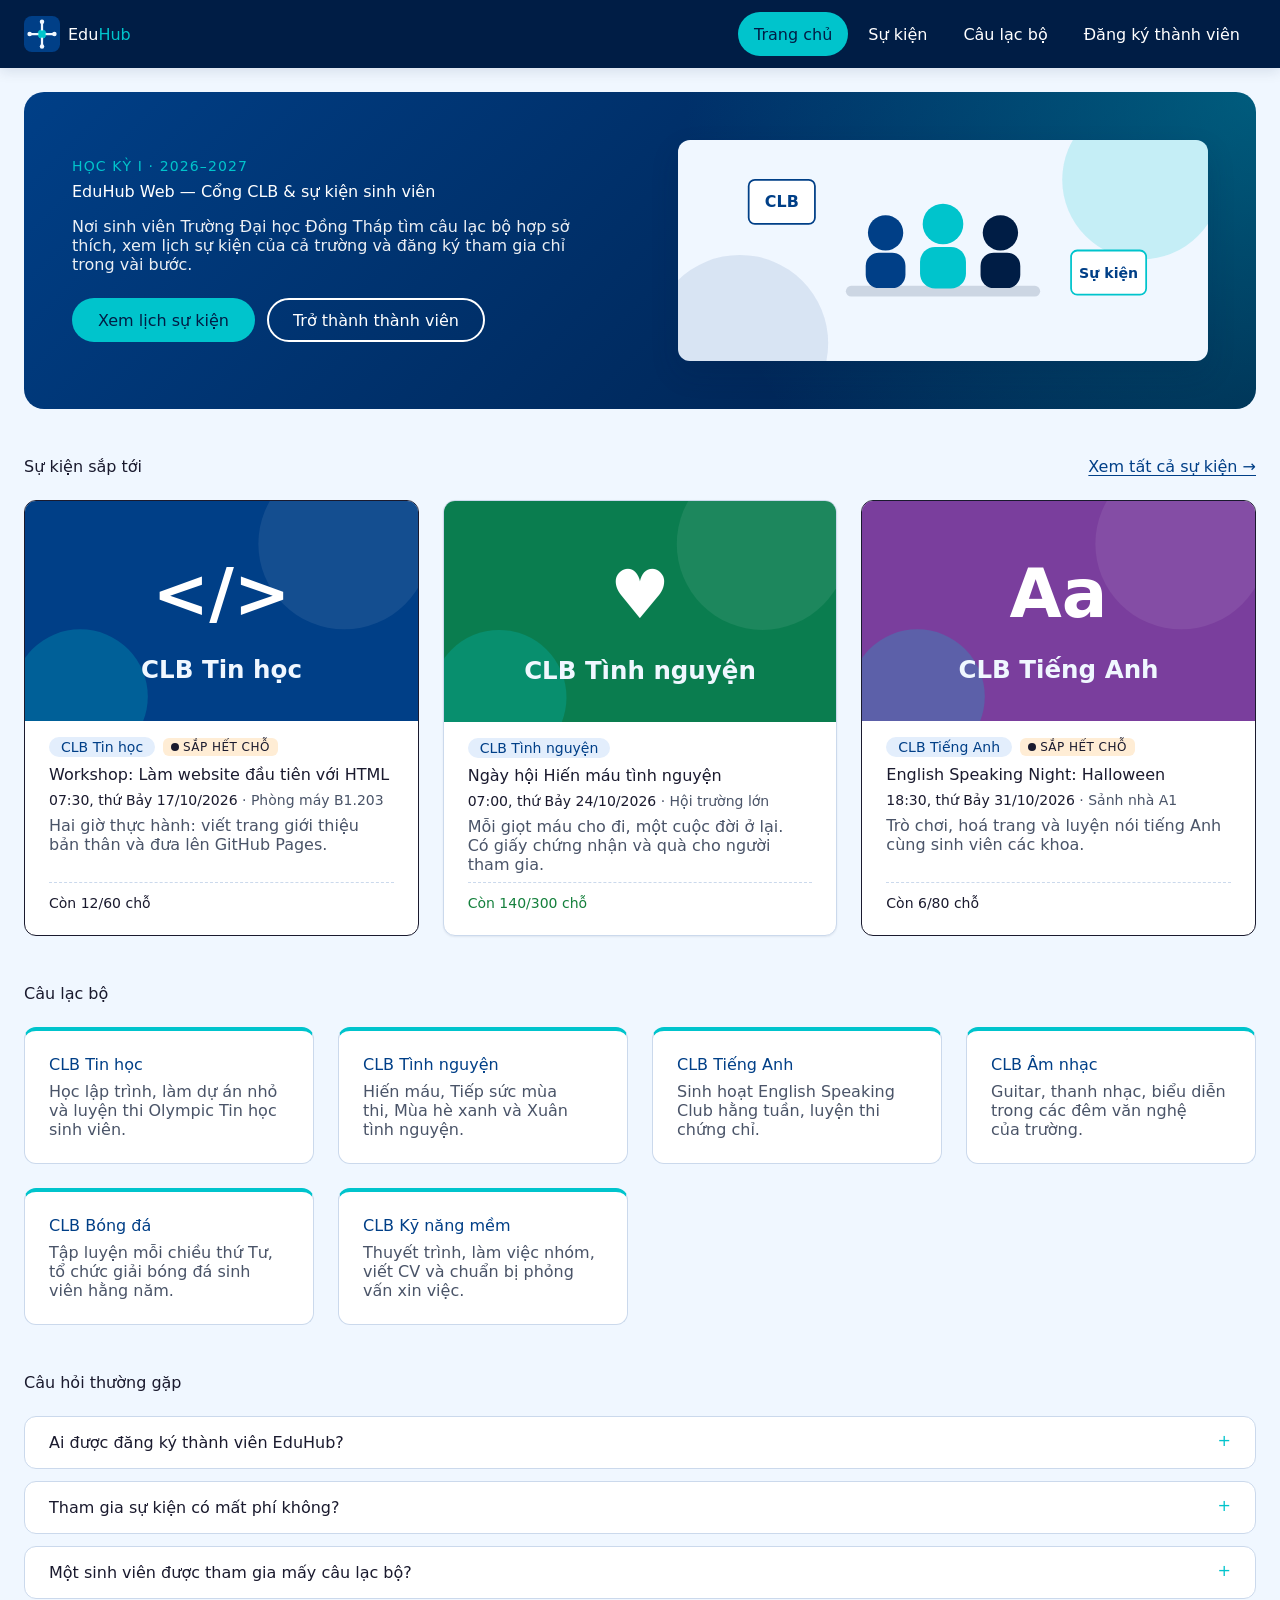
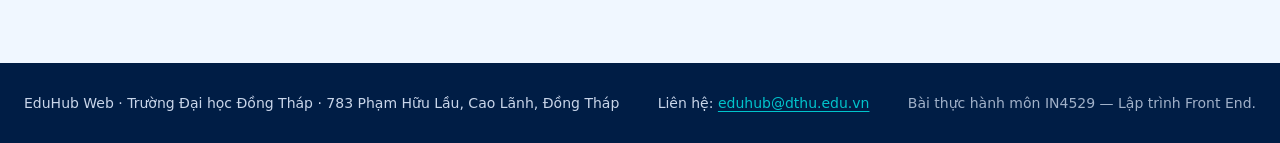
<file: Chuong-02/index.html>
<!DOCTYPE html>
<html lang="vi">
  <head>
    <meta charset="utf-8">
    <meta name="viewport" content="width=device-width, initial-scale=1">
    <title>EduHub Web — CLB &amp; sự kiện sinh viên ĐH Đồng Tháp</title>
    <meta name="description" content="Cổng thông tin câu lạc bộ và sự kiện dành cho sinh viên Trường Đại học Đồng Tháp: xem lịch sự kiện, tìm CLB phù hợp và đăng ký thành viên.">
    <!-- Open Graph: thay "ten-tai-khoan" bằng tên tài khoản GitHub sau khi bật GitHub Pages -->
    <meta property="og:type" content="website">
    <meta property="og:site_name" content="EduHub Web">
    <meta property="og:title" content="EduHub Web — CLB &amp; sự kiện sinh viên ĐH Đồng Tháp">
    <meta property="og:description" content="Xem lịch sự kiện, tìm câu lạc bộ phù hợp và đăng ký thành viên.">
    <meta property="og:url" content="https://ten-tai-khoan.github.io/eduhub-web/">
    <meta property="og:image" content="https://ten-tai-khoan.github.io/eduhub-web/assets/og-image.png">
    <meta property="og:locale" content="vi_VN">
    <meta name="theme-color" content="#001D45">
    <link rel="icon" href="assets/logo.svg" type="image/svg+xml">
    <!-- Ch02: một tệp CSS duy nhất, main.css tự @import các lớp còn lại -->
    <link rel="stylesheet" href="css/main.css">
  </head>
  <body>
    <a class="skip-link" href="#noi-dung">Bỏ qua, đến nội dung chính</a>

    <header class="site-header">
      <div class="container site-header__inner">
        <a class="brand" href="index.html">
          <img class="brand__logo" src="assets/logo.svg" alt="" width="48" height="48">
          <span class="brand__name">Edu<span>Hub</span></span>
        </a>
        <nav class="site-nav" aria-label="Điều hướng chính">
          <ul class="site-nav__list">
          <li><a class="site-nav__link" href="index.html" aria-current="page">Trang chủ</a></li>
          <li><a class="site-nav__link" href="events.html">Sự kiện</a></li>
          <li><a class="site-nav__link" href="index.html#cau-lac-bo">Câu lạc bộ</a></li>
          <li><a class="site-nav__link" href="register.html">Đăng ký thành viên</a></li>
          </ul>
        </nav>
      </div>
    </header>

    <main id="noi-dung">
      <section class="container hero" aria-labelledby="tieu-de-chinh">
        <div>
          <p class="hero__eyebrow">Học kỳ I · 2026–2027</p>
          <h1 id="tieu-de-chinh">EduHub Web — Cổng CLB &amp; sự kiện sinh viên</h1>
          <p class="hero__lead">
            Nơi sinh viên Trường Đại học Đồng Tháp tìm câu lạc bộ hợp sở thích,
            xem lịch sự kiện của cả trường và đăng ký tham gia chỉ trong vài bước.
          </p>
          <p class="btn-row">
            <a class="btn btn--accent" href="events.html">Xem lịch sự kiện</a>
            <a class="btn btn--ghost" href="register.html">Trở thành thành viên</a>
          </p>
        </div>
        <img class="hero__media" src="assets/hero.svg" alt="Minh hoạ ba sinh viên đứng cạnh bảng CLB và bảng Sự kiện" width="1200" height="500">
      </section>

      <section class="container section" aria-labelledby="su-kien-sap-toi">
        <div class="section__head">
          <h2 id="su-kien-sap-toi">Sự kiện sắp tới</h2>
          <a href="events.html">Xem tất cả sự kiện →</a>
        </div>
        <div class="card-grid">
        <article class="card event-card">
          <img class="card__media" src="assets/club-tin-hoc.svg" alt="Biểu tượng CLB Tin học" width="640" height="360" loading="lazy">
          <div class="card__body">
            <p class="card__meta"><span class="tag">CLB Tin học</span> <span class="badge badge--hot">Sắp hết chỗ</span></p>
            <h3 class="card__title"><a href="event-detail.html">Workshop: Làm website đầu tiên với HTML</a></h3>
            <p class="event-card__info"><time datetime="2026-10-17T07:30+07:00">07:30, thứ Bảy 17/10/2026</time> · Phòng máy B1.203</p>
            <p class="card__text">Hai giờ thực hành: viết trang giới thiệu bản thân và đưa lên GitHub Pages.</p>
            <p class="event-card__seats">Còn 12/60 chỗ</p>
          </div>
        </article>

        <article class="card event-card">
          <img class="card__media" src="assets/club-tinh-nguyen.svg" alt="Biểu tượng CLB Tình nguyện" width="640" height="360" loading="lazy">
          <div class="card__body">
            <p class="card__meta"><span class="tag">CLB Tình nguyện</span></p>
            <h3 class="card__title"><a href="events.html">Ngày hội Hiến máu tình nguyện</a></h3>
            <p class="event-card__info"><time datetime="2026-10-24T07:00+07:00">07:00, thứ Bảy 24/10/2026</time> · Hội trường lớn</p>
            <p class="card__text">Mỗi giọt máu cho đi, một cuộc đời ở lại. Có giấy chứng nhận và quà cho người tham gia.</p>
            <p class="event-card__seats">Còn 140/300 chỗ</p>
          </div>
        </article>

        <article class="card event-card">
          <img class="card__media" src="assets/club-tieng-anh.svg" alt="Biểu tượng CLB Tiếng Anh" width="640" height="360" loading="lazy">
          <div class="card__body">
            <p class="card__meta"><span class="tag">CLB Tiếng Anh</span> <span class="badge badge--hot">Sắp hết chỗ</span></p>
            <h3 class="card__title"><a href="events.html">English Speaking Night: Halloween</a></h3>
            <p class="event-card__info"><time datetime="2026-10-31T18:30+07:00">18:30, thứ Bảy 31/10/2026</time> · Sảnh nhà A1</p>
            <p class="card__text">Trò chơi, hoá trang và luyện nói tiếng Anh cùng sinh viên các khoa.</p>
            <p class="event-card__seats">Còn 6/80 chỗ</p>
          </div>
        </article>
        </div>
      </section>

      <section id="cau-lac-bo" class="container section" aria-labelledby="tieu-de-clb">
        <div class="section__head">
          <h2 id="tieu-de-clb">Câu lạc bộ</h2>
        </div>
        <ul class="card-grid">
          <li class="club-card">
            <h3>CLB Tin học</h3>
            <p>Học lập trình, làm dự án nhỏ và luyện thi Olympic Tin học sinh viên.</p>
          </li>
          <li class="club-card">
            <h3>CLB Tình nguyện</h3>
            <p>Hiến máu, Tiếp sức mùa thi, Mùa hè xanh và Xuân tình nguyện.</p>
          </li>
          <li class="club-card">
            <h3>CLB Tiếng Anh</h3>
            <p>Sinh hoạt English Speaking Club hằng tuần, luyện thi chứng chỉ.</p>
          </li>
          <li class="club-card">
            <h3>CLB Âm nhạc</h3>
            <p>Guitar, thanh nhạc, biểu diễn trong các đêm văn nghệ của trường.</p>
          </li>
          <li class="club-card">
            <h3>CLB Bóng đá</h3>
            <p>Tập luyện mỗi chiều thứ Tư, tổ chức giải bóng đá sinh viên hằng năm.</p>
          </li>
          <li class="club-card">
            <h3>CLB Kỹ năng mềm</h3>
            <p>Thuyết trình, làm việc nhóm, viết CV và chuẩn bị phỏng vấn xin việc.</p>
          </li>
        </ul>
      </section>

      <section class="container section" aria-labelledby="hoi-dap">
        <div class="section__head">
          <h2 id="hoi-dap">Câu hỏi thường gặp</h2>
        </div>
        <div class="faq">
          <details class="faq__item">
            <summary>Ai được đăng ký thành viên EduHub?</summary>
            <p>Tất cả sinh viên đang học tại Trường Đại học Đồng Tháp, chỉ cần mã số sinh viên và email.</p>
          </details>
          <details class="faq__item">
            <summary>Tham gia sự kiện có mất phí không?</summary>
            <p>Phần lớn sự kiện miễn phí. Sự kiện có phí sẽ ghi rõ ở trang chi tiết.</p>
          </details>
          <details class="faq__item">
            <summary>Một sinh viên được tham gia mấy câu lạc bộ?</summary>
            <p>Không giới hạn, nhưng nên chọn tối đa hai CLB để có thời gian sinh hoạt đều đặn.</p>
          </details>
        </div>
      </section>
    </main>

    <footer class="site-footer">
      <div class="container site-footer__inner">
        <p>EduHub Web · Trường Đại học Đồng Tháp · 783 Phạm Hữu Lầu, Cao Lãnh, Đồng Tháp</p>
        <p>Liên hệ: <a href="mailto:eduhub@dthu.edu.vn">eduhub@dthu.edu.vn</a></p>
        <p><small>Bài thực hành môn IN4529 — Lập trình Front End.</small></p>
      </div>
    </footer>
  </body>
</html>
</file>
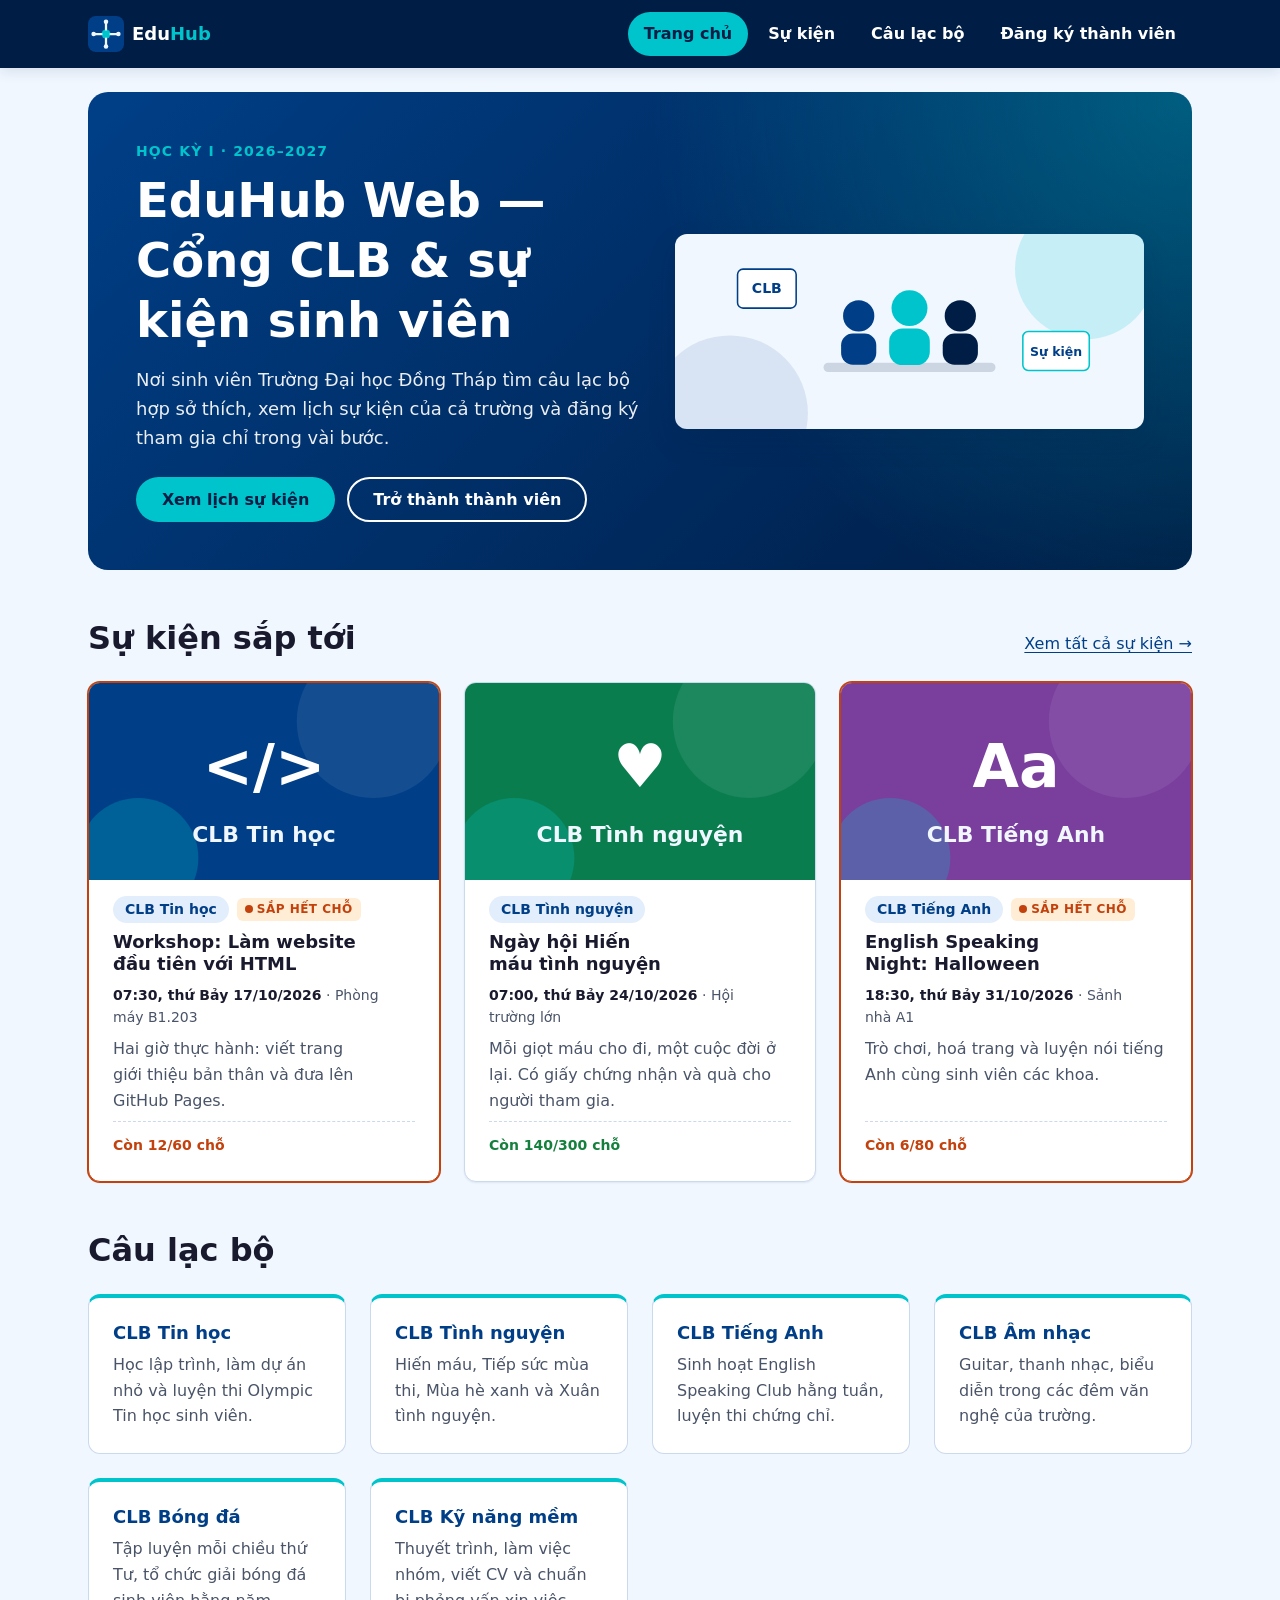
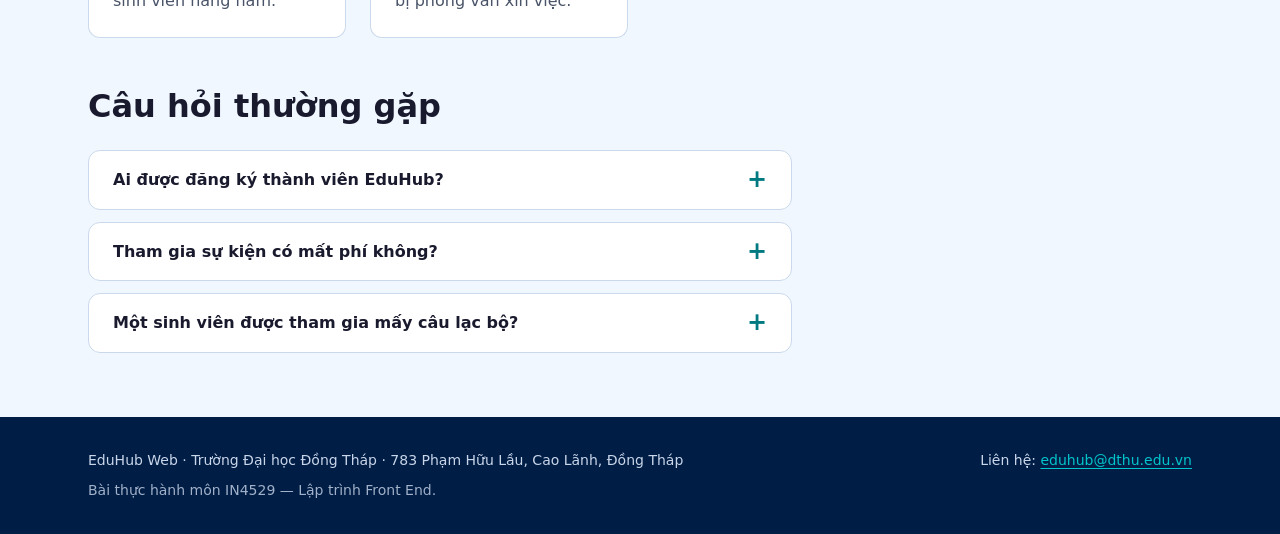
<file: Chuong 3/starter/index.html>
<!DOCTYPE html>
<html lang="vi">
  <head>
    <meta charset="utf-8">
    <meta name="viewport" content="width=device-width, initial-scale=1">
    <title>EduHub Web — CLB &amp; sự kiện sinh viên ĐH Đồng Tháp</title>
    <meta name="description" content="Cổng thông tin câu lạc bộ và sự kiện dành cho sinh viên Trường Đại học Đồng Tháp: xem lịch sự kiện, tìm CLB phù hợp và đăng ký thành viên.">
    <!-- Open Graph: thay "ten-tai-khoan" bằng tên tài khoản GitHub sau khi bật GitHub Pages -->
    <meta property="og:type" content="website">
    <meta property="og:site_name" content="EduHub Web">
    <meta property="og:title" content="EduHub Web — CLB &amp; sự kiện sinh viên ĐH Đồng Tháp">
    <meta property="og:description" content="Xem lịch sự kiện, tìm câu lạc bộ phù hợp và đăng ký thành viên.">
    <meta property="og:url" content="https://ten-tai-khoan.github.io/eduhub-web/">
    <meta property="og:image" content="https://ten-tai-khoan.github.io/eduhub-web/assets/og-image.png">
    <meta property="og:locale" content="vi_VN">
    <meta name="theme-color" content="#001D45">
    <link rel="icon" href="assets/logo.svg" type="image/svg+xml">
    <!-- Ch02: một tệp CSS duy nhất, main.css tự @import các lớp còn lại -->
    <link rel="stylesheet" href="css/main.css">
  </head>
  <body>
    <a class="skip-link" href="#noi-dung">Bỏ qua, đến nội dung chính</a>

    <header class="site-header">
      <div class="container site-header__inner">
        <a class="brand" href="index.html">
          <img class="brand__logo" src="assets/logo.svg" alt="" width="48" height="48">
          <span class="brand__name">Edu<span>Hub</span></span>
        </a>
        <nav class="site-nav" aria-label="Điều hướng chính">
          <ul class="site-nav__list">
          <li><a class="site-nav__link" href="index.html" aria-current="page">Trang chủ</a></li>
          <li><a class="site-nav__link" href="events.html">Sự kiện</a></li>
          <li><a class="site-nav__link" href="index.html#cau-lac-bo">Câu lạc bộ</a></li>
          <li><a class="site-nav__link" href="register.html">Đăng ký thành viên</a></li>
          </ul>
        </nav>
      </div>
    </header>

    <main id="noi-dung">
      <section class="container hero" aria-labelledby="tieu-de-chinh">
        <div>
          <p class="hero__eyebrow">Học kỳ I · 2026–2027</p>
          <h1 id="tieu-de-chinh">EduHub Web — Cổng CLB &amp; sự kiện sinh viên</h1>
          <p class="hero__lead">
            Nơi sinh viên Trường Đại học Đồng Tháp tìm câu lạc bộ hợp sở thích,
            xem lịch sự kiện của cả trường và đăng ký tham gia chỉ trong vài bước.
          </p>
          <p class="btn-row">
            <a class="btn btn--accent" href="events.html">Xem lịch sự kiện</a>
            <a class="btn btn--ghost" href="register.html">Trở thành thành viên</a>
          </p>
        </div>
        <img class="hero__media" src="assets/hero.svg" alt="Minh hoạ ba sinh viên đứng cạnh bảng CLB và bảng Sự kiện" width="1200" height="500">
      </section>

      <section class="container section" aria-labelledby="su-kien-sap-toi">
        <div class="section__head">
          <h2 id="su-kien-sap-toi">Sự kiện sắp tới</h2>
          <a href="events.html">Xem tất cả sự kiện →</a>
        </div>
        <div class="card-grid">
        <article class="card event-card">
          <img class="card__media" src="assets/club-tin-hoc.svg" alt="Biểu tượng CLB Tin học" width="640" height="360" loading="lazy">
          <div class="card__body">
            <p class="card__meta"><span class="tag">CLB Tin học</span> <span class="badge badge--hot">Sắp hết chỗ</span></p>
            <h3 class="card__title"><a href="events.html">Workshop: Làm website đầu tiên với HTML</a></h3>
            <p class="event-card__info"><time datetime="2026-10-17T07:30+07:00">07:30, thứ Bảy 17/10/2026</time> · Phòng máy B1.203</p>
            <p class="card__text">Hai giờ thực hành: viết trang giới thiệu bản thân và đưa lên GitHub Pages.</p>
            <p class="event-card__seats">Còn 12/60 chỗ</p>
          </div>
        </article>

        <article class="card event-card">
          <img class="card__media" src="assets/club-tinh-nguyen.svg" alt="Biểu tượng CLB Tình nguyện" width="640" height="360" loading="lazy">
          <div class="card__body">
            <p class="card__meta"><span class="tag">CLB Tình nguyện</span></p>
            <h3 class="card__title"><a href="events.html">Ngày hội Hiến máu tình nguyện</a></h3>
            <p class="event-card__info"><time datetime="2026-10-24T07:00+07:00">07:00, thứ Bảy 24/10/2026</time> · Hội trường lớn</p>
            <p class="card__text">Mỗi giọt máu cho đi, một cuộc đời ở lại. Có giấy chứng nhận và quà cho người tham gia.</p>
            <p class="event-card__seats">Còn 140/300 chỗ</p>
          </div>
        </article>

        <article class="card event-card">
          <img class="card__media" src="assets/club-tieng-anh.svg" alt="Biểu tượng CLB Tiếng Anh" width="640" height="360" loading="lazy">
          <div class="card__body">
            <p class="card__meta"><span class="tag">CLB Tiếng Anh</span> <span class="badge badge--hot">Sắp hết chỗ</span></p>
            <h3 class="card__title"><a href="events.html">English Speaking Night: Halloween</a></h3>
            <p class="event-card__info"><time datetime="2026-10-31T18:30+07:00">18:30, thứ Bảy 31/10/2026</time> · Sảnh nhà A1</p>
            <p class="card__text">Trò chơi, hoá trang và luyện nói tiếng Anh cùng sinh viên các khoa.</p>
            <p class="event-card__seats">Còn 6/80 chỗ</p>
          </div>
        </article>
        </div>
      </section>

      <section id="cau-lac-bo" class="container section" aria-labelledby="tieu-de-clb">
        <div class="section__head">
          <h2 id="tieu-de-clb">Câu lạc bộ</h2>
        </div>
        <ul class="card-grid">
          <li class="club-card">
            <h3>CLB Tin học</h3>
            <p>Học lập trình, làm dự án nhỏ và luyện thi Olympic Tin học sinh viên.</p>
          </li>
          <li class="club-card">
            <h3>CLB Tình nguyện</h3>
            <p>Hiến máu, Tiếp sức mùa thi, Mùa hè xanh và Xuân tình nguyện.</p>
          </li>
          <li class="club-card">
            <h3>CLB Tiếng Anh</h3>
            <p>Sinh hoạt English Speaking Club hằng tuần, luyện thi chứng chỉ.</p>
          </li>
          <li class="club-card">
            <h3>CLB Âm nhạc</h3>
            <p>Guitar, thanh nhạc, biểu diễn trong các đêm văn nghệ của trường.</p>
          </li>
          <li class="club-card">
            <h3>CLB Bóng đá</h3>
            <p>Tập luyện mỗi chiều thứ Tư, tổ chức giải bóng đá sinh viên hằng năm.</p>
          </li>
          <li class="club-card">
            <h3>CLB Kỹ năng mềm</h3>
            <p>Thuyết trình, làm việc nhóm, viết CV và chuẩn bị phỏng vấn xin việc.</p>
          </li>
        </ul>
      </section>

      <section class="container section" aria-labelledby="hoi-dap">
        <div class="section__head">
          <h2 id="hoi-dap">Câu hỏi thường gặp</h2>
        </div>
        <div class="faq">
          <details class="faq__item">
            <summary>Ai được đăng ký thành viên EduHub?</summary>
            <p>Tất cả sinh viên đang học tại Trường Đại học Đồng Tháp, chỉ cần mã số sinh viên và email.</p>
          </details>
          <details class="faq__item">
            <summary>Tham gia sự kiện có mất phí không?</summary>
            <p>Phần lớn sự kiện miễn phí. Sự kiện có phí sẽ ghi rõ ở trang chi tiết.</p>
          </details>
          <details class="faq__item">
            <summary>Một sinh viên được tham gia mấy câu lạc bộ?</summary>
            <p>Không giới hạn, nhưng nên chọn tối đa hai CLB để có thời gian sinh hoạt đều đặn.</p>
          </details>
        </div>
      </section>
    </main>

    <footer class="site-footer">
      <div class="container site-footer__inner">
        <p>EduHub Web · Trường Đại học Đồng Tháp · 783 Phạm Hữu Lầu, Cao Lãnh, Đồng Tháp</p>
        <p>Liên hệ: <a href="mailto:eduhub@dthu.edu.vn">eduhub@dthu.edu.vn</a></p>
        <p><small>Bài thực hành môn IN4529 — Lập trình Front End.</small></p>
      </div>
    </footer>
  </body>
</html>
</file>
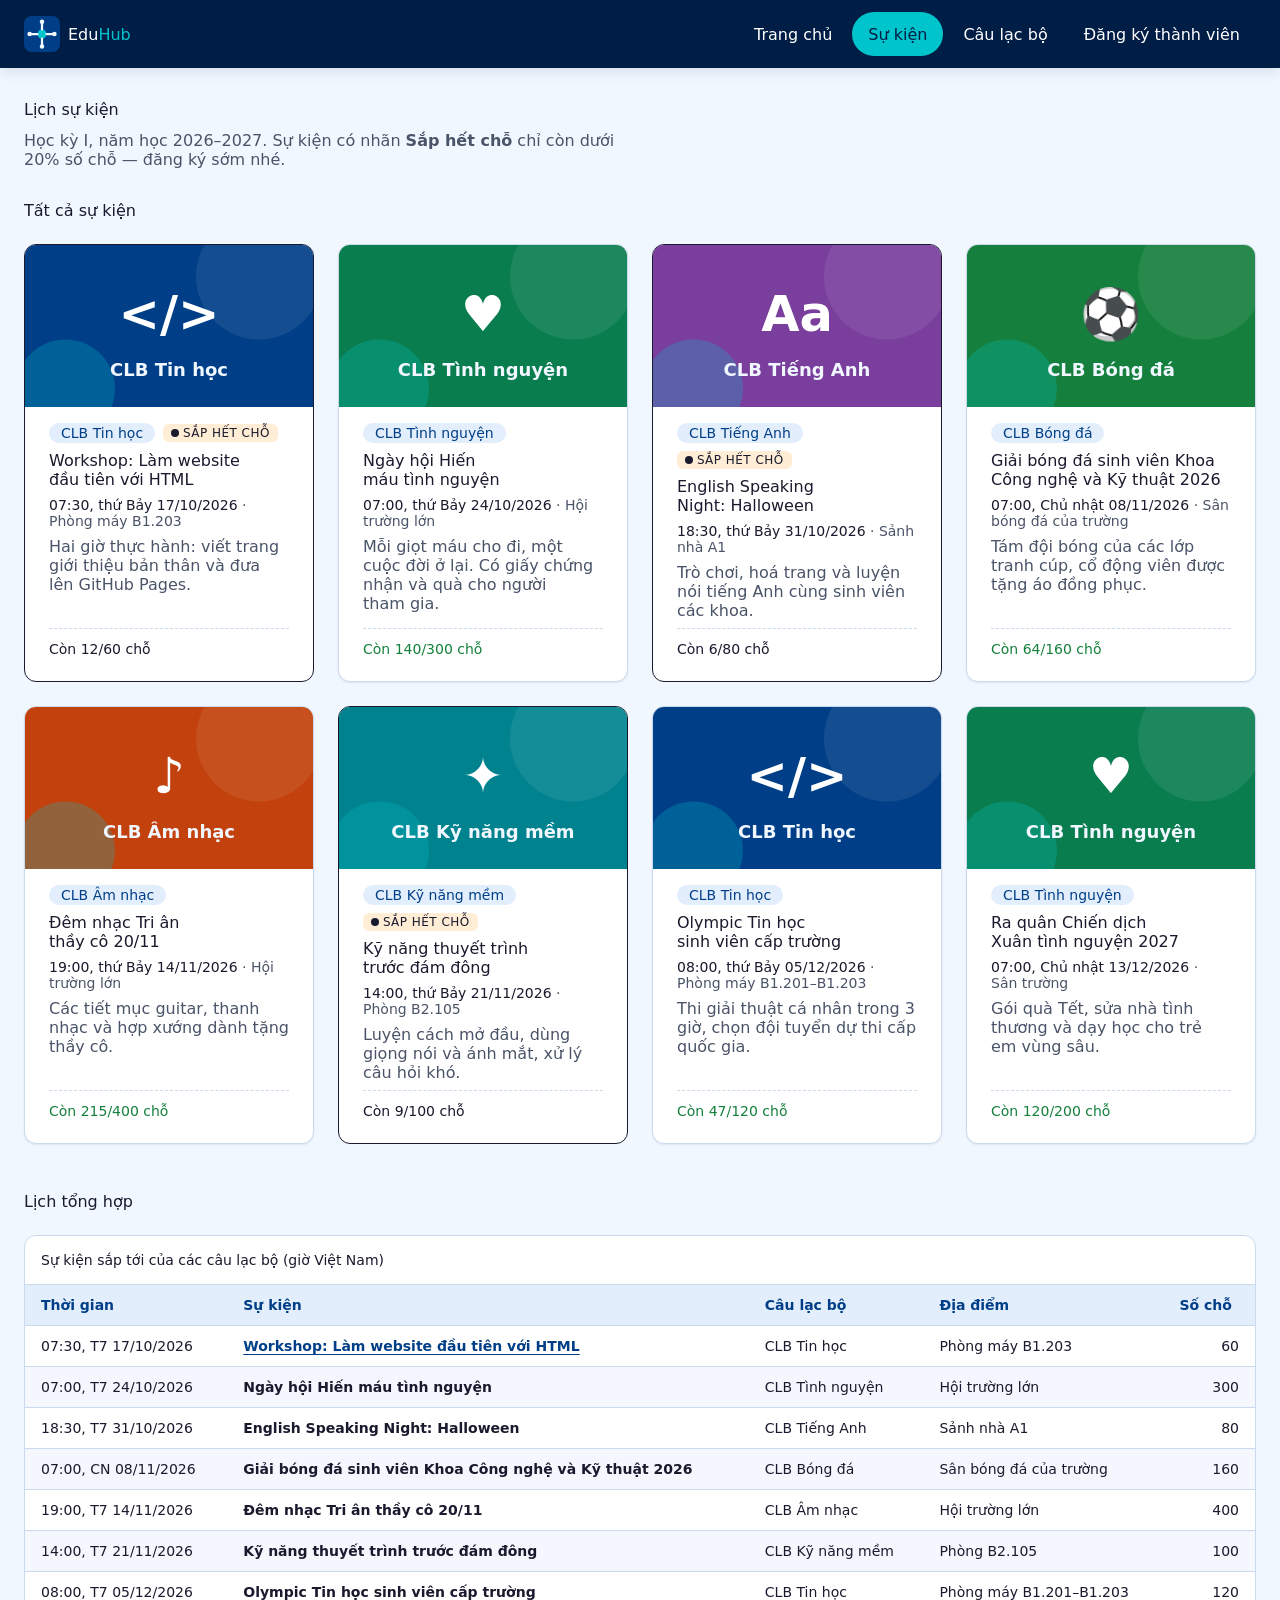
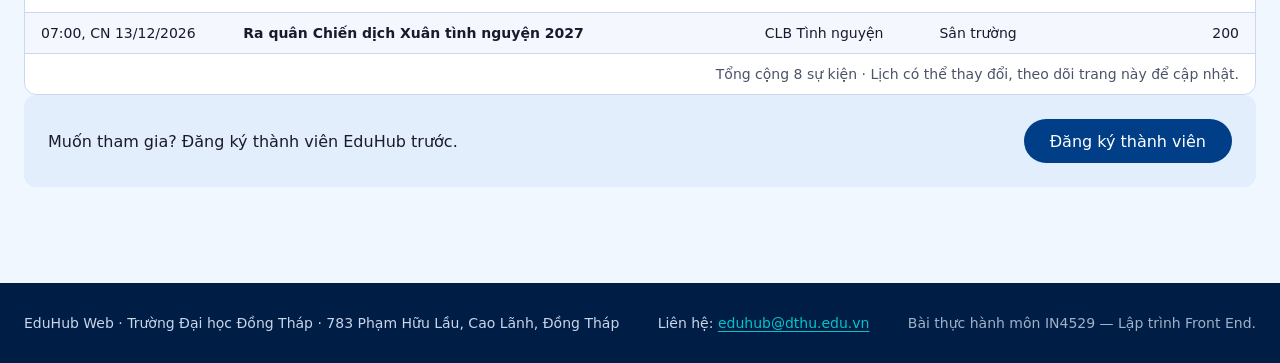
<file: Chuong-02/events.html>
<!DOCTYPE html>
<html lang="vi">
  <head>
    <meta charset="utf-8">
    <meta name="viewport" content="width=device-width, initial-scale=1">
    <title>Lịch sự kiện · EduHub Web</title>
    <meta name="description" content="Lịch các sự kiện sắp tới của câu lạc bộ sinh viên Trường Đại học Đồng Tháp, học kỳ I năm học 2026–2027.">
    <!-- Open Graph: thay "ten-tai-khoan" bằng tên tài khoản GitHub sau khi bật GitHub Pages -->
    <meta property="og:type" content="website">
    <meta property="og:site_name" content="EduHub Web">
    <meta property="og:title" content="Lịch sự kiện · EduHub Web">
    <meta property="og:description" content="Lịch các sự kiện sắp tới của câu lạc bộ sinh viên Trường Đại học Đồng Tháp, học kỳ I năm học 2026–2027.">
    <meta property="og:url" content="https://ten-tai-khoan.github.io/eduhub-web/events.html">
    <meta property="og:image" content="https://ten-tai-khoan.github.io/eduhub-web/assets/og-image.png">
    <meta property="og:locale" content="vi_VN">
    <meta name="theme-color" content="#001D45">
    <link rel="icon" href="assets/logo.svg" type="image/svg+xml">
    <!-- Ch02: một tệp CSS duy nhất, main.css tự @import các lớp còn lại -->
    <link rel="stylesheet" href="css/main.css">
  </head>
  <body>
    <a class="skip-link" href="#noi-dung">Bỏ qua, đến nội dung chính</a>

    <header class="site-header">
      <div class="container site-header__inner">
        <a class="brand" href="index.html">
          <img class="brand__logo" src="assets/logo.svg" alt="" width="48" height="48">
          <span class="brand__name">Edu<span>Hub</span></span>
        </a>
        <nav class="site-nav" aria-label="Điều hướng chính">
          <ul class="site-nav__list">
          <li><a class="site-nav__link" href="index.html">Trang chủ</a></li>
          <li><a class="site-nav__link" href="events.html" aria-current="page">Sự kiện</a></li>
          <li><a class="site-nav__link" href="index.html#cau-lac-bo">Câu lạc bộ</a></li>
          <li><a class="site-nav__link" href="register.html">Đăng ký thành viên</a></li>
          </ul>
        </nav>
      </div>
    </header>

    <main id="noi-dung" class="container page">
      <h1>Lịch sự kiện</h1>
      <p class="page__intro">Học kỳ I, năm học 2026–2027. Sự kiện có nhãn <strong>Sắp hết chỗ</strong> chỉ còn dưới 20% số chỗ — đăng ký sớm nhé.</p>

      <section aria-labelledby="danh-sach">
        <h2 id="danh-sach" class="section__head">Tất cả sự kiện</h2>
        <!-- Ch03 sẽ thay các card tĩnh này bằng dữ liệu từ GET /api/events -->
        <div class="card-grid">
        <article class="card event-card">
          <img class="card__media" src="assets/club-tin-hoc.svg" alt="Biểu tượng CLB Tin học" width="640" height="360" loading="lazy">
          <div class="card__body">
            <p class="card__meta"><span class="tag">CLB Tin học</span> <span class="badge badge--hot">Sắp hết chỗ</span></p>
            <h3 class="card__title"><a href="event-detail.html">Workshop: Làm website đầu tiên với HTML</a></h3>
            <p class="event-card__info"><time datetime="2026-10-17T07:30+07:00">07:30, thứ Bảy 17/10/2026</time> · Phòng máy B1.203</p>
            <p class="card__text">Hai giờ thực hành: viết trang giới thiệu bản thân và đưa lên GitHub Pages.</p>
            <p class="event-card__seats">Còn 12/60 chỗ</p>
          </div>
        </article>

        <article class="card event-card">
          <img class="card__media" src="assets/club-tinh-nguyen.svg" alt="Biểu tượng CLB Tình nguyện" width="640" height="360" loading="lazy">
          <div class="card__body">
            <p class="card__meta"><span class="tag">CLB Tình nguyện</span></p>
            <h3 class="card__title"><a href="events.html">Ngày hội Hiến máu tình nguyện</a></h3>
            <p class="event-card__info"><time datetime="2026-10-24T07:00+07:00">07:00, thứ Bảy 24/10/2026</time> · Hội trường lớn</p>
            <p class="card__text">Mỗi giọt máu cho đi, một cuộc đời ở lại. Có giấy chứng nhận và quà cho người tham gia.</p>
            <p class="event-card__seats">Còn 140/300 chỗ</p>
          </div>
        </article>

        <article class="card event-card">
          <img class="card__media" src="assets/club-tieng-anh.svg" alt="Biểu tượng CLB Tiếng Anh" width="640" height="360" loading="lazy">
          <div class="card__body">
            <p class="card__meta"><span class="tag">CLB Tiếng Anh</span> <span class="badge badge--hot">Sắp hết chỗ</span></p>
            <h3 class="card__title"><a href="events.html">English Speaking Night: Halloween</a></h3>
            <p class="event-card__info"><time datetime="2026-10-31T18:30+07:00">18:30, thứ Bảy 31/10/2026</time> · Sảnh nhà A1</p>
            <p class="card__text">Trò chơi, hoá trang và luyện nói tiếng Anh cùng sinh viên các khoa.</p>
            <p class="event-card__seats">Còn 6/80 chỗ</p>
          </div>
        </article>

        <article class="card event-card">
          <img class="card__media" src="assets/club-bong-da.svg" alt="Biểu tượng CLB Bóng đá" width="640" height="360" loading="lazy">
          <div class="card__body">
            <p class="card__meta"><span class="tag">CLB Bóng đá</span></p>
            <h3 class="card__title"><a href="events.html">Giải bóng đá sinh viên Khoa Công nghệ và Kỹ thuật 2026</a></h3>
            <p class="event-card__info"><time datetime="2026-11-08T07:00+07:00">07:00, Chủ nhật 08/11/2026</time> · Sân bóng đá của trường</p>
            <p class="card__text">Tám đội bóng của các lớp tranh cúp, cổ động viên được tặng áo đồng phục.</p>
            <p class="event-card__seats">Còn 64/160 chỗ</p>
          </div>
        </article>

        <article class="card event-card">
          <img class="card__media" src="assets/club-am-nhac.svg" alt="Biểu tượng CLB Âm nhạc" width="640" height="360" loading="lazy">
          <div class="card__body">
            <p class="card__meta"><span class="tag">CLB Âm nhạc</span></p>
            <h3 class="card__title"><a href="events.html">Đêm nhạc Tri ân thầy cô 20/11</a></h3>
            <p class="event-card__info"><time datetime="2026-11-14T19:00+07:00">19:00, thứ Bảy 14/11/2026</time> · Hội trường lớn</p>
            <p class="card__text">Các tiết mục guitar, thanh nhạc và hợp xướng dành tặng thầy cô.</p>
            <p class="event-card__seats">Còn 215/400 chỗ</p>
          </div>
        </article>

        <article class="card event-card">
          <img class="card__media" src="assets/club-ky-nang-mem.svg" alt="Biểu tượng CLB Kỹ năng mềm" width="640" height="360" loading="lazy">
          <div class="card__body">
            <p class="card__meta"><span class="tag">CLB Kỹ năng mềm</span> <span class="badge badge--hot">Sắp hết chỗ</span></p>
            <h3 class="card__title"><a href="events.html">Kỹ năng thuyết trình trước đám đông</a></h3>
            <p class="event-card__info"><time datetime="2026-11-21T14:00+07:00">14:00, thứ Bảy 21/11/2026</time> · Phòng B2.105</p>
            <p class="card__text">Luyện cách mở đầu, dùng giọng nói và ánh mắt, xử lý câu hỏi khó.</p>
            <p class="event-card__seats">Còn 9/100 chỗ</p>
          </div>
        </article>

        <article class="card event-card">
          <img class="card__media" src="assets/club-tin-hoc.svg" alt="Biểu tượng CLB Tin học" width="640" height="360" loading="lazy">
          <div class="card__body">
            <p class="card__meta"><span class="tag">CLB Tin học</span></p>
            <h3 class="card__title"><a href="events.html">Olympic Tin học sinh viên cấp trường</a></h3>
            <p class="event-card__info"><time datetime="2026-12-05T08:00+07:00">08:00, thứ Bảy 05/12/2026</time> · Phòng máy B1.201–B1.203</p>
            <p class="card__text">Thi giải thuật cá nhân trong 3 giờ, chọn đội tuyển dự thi cấp quốc gia.</p>
            <p class="event-card__seats">Còn 47/120 chỗ</p>
          </div>
        </article>

        <article class="card event-card">
          <img class="card__media" src="assets/club-tinh-nguyen.svg" alt="Biểu tượng CLB Tình nguyện" width="640" height="360" loading="lazy">
          <div class="card__body">
            <p class="card__meta"><span class="tag">CLB Tình nguyện</span></p>
            <h3 class="card__title"><a href="events.html">Ra quân Chiến dịch Xuân tình nguyện 2027</a></h3>
            <p class="event-card__info"><time datetime="2026-12-13T07:00+07:00">07:00, Chủ nhật 13/12/2026</time> · Sân trường</p>
            <p class="card__text">Gói quà Tết, sửa nhà tình thương và dạy học cho trẻ em vùng sâu.</p>
            <p class="event-card__seats">Còn 120/200 chỗ</p>
          </div>
        </article>
        </div>
      </section>

      <section class="section" aria-labelledby="lich-tong-hop">
        <h2 id="lich-tong-hop" class="section__head">Lịch tổng hợp</h2>
        <!-- Bảng rộng hơn màn hình điện thoại: chỉ khung này cuộn ngang, cả trang thì không -->
        <div class="table-wrap" tabindex="0">
          <table class="table">
            <caption>Sự kiện sắp tới của các câu lạc bộ (giờ Việt Nam)</caption>
            <thead>
              <tr>
                <th scope="col">Thời gian</th>
                <th scope="col">Sự kiện</th>
                <th scope="col">Câu lạc bộ</th>
                <th scope="col">Địa điểm</th>
                <th scope="col">Số chỗ</th>
              </tr>
            </thead>
            <tbody>
              <tr>
                <td><time datetime="2026-10-17T07:30+07:00">07:30, T7 17/10/2026</time></td>
                <th scope="row"><a href="event-detail.html">Workshop: Làm website đầu tiên với HTML</a></th>
                <td>CLB Tin học</td>
                <td>Phòng máy B1.203</td>
                <td>60</td>
              </tr>
              <tr>
                <td><time datetime="2026-10-24T07:00+07:00">07:00, T7 24/10/2026</time></td>
                <th scope="row">Ngày hội Hiến máu tình nguyện</th>
                <td>CLB Tình nguyện</td>
                <td>Hội trường lớn</td>
                <td>300</td>
              </tr>
              <tr>
                <td><time datetime="2026-10-31T18:30+07:00">18:30, T7 31/10/2026</time></td>
                <th scope="row">English Speaking Night: Halloween</th>
                <td>CLB Tiếng Anh</td>
                <td>Sảnh nhà A1</td>
                <td>80</td>
              </tr>
              <tr>
                <td><time datetime="2026-11-08T07:00+07:00">07:00, CN 08/11/2026</time></td>
                <th scope="row">Giải bóng đá sinh viên Khoa Công nghệ và Kỹ thuật 2026</th>
                <td>CLB Bóng đá</td>
                <td>Sân bóng đá của trường</td>
                <td>160</td>
              </tr>
              <tr>
                <td><time datetime="2026-11-14T19:00+07:00">19:00, T7 14/11/2026</time></td>
                <th scope="row">Đêm nhạc Tri ân thầy cô 20/11</th>
                <td>CLB Âm nhạc</td>
                <td>Hội trường lớn</td>
                <td>400</td>
              </tr>
              <tr>
                <td><time datetime="2026-11-21T14:00+07:00">14:00, T7 21/11/2026</time></td>
                <th scope="row">Kỹ năng thuyết trình trước đám đông</th>
                <td>CLB Kỹ năng mềm</td>
                <td>Phòng B2.105</td>
                <td>100</td>
              </tr>
              <tr>
                <td><time datetime="2026-12-05T08:00+07:00">08:00, T7 05/12/2026</time></td>
                <th scope="row">Olympic Tin học sinh viên cấp trường</th>
                <td>CLB Tin học</td>
                <td>Phòng máy B1.201–B1.203</td>
                <td>120</td>
              </tr>
              <tr>
                <td><time datetime="2026-12-13T07:00+07:00">07:00, CN 13/12/2026</time></td>
                <th scope="row">Ra quân Chiến dịch Xuân tình nguyện 2027</th>
                <td>CLB Tình nguyện</td>
                <td>Sân trường</td>
                <td>200</td>
              </tr>
            </tbody>
            <tfoot>
              <tr>
                <td colspan="5">Tổng cộng 8 sự kiện · Lịch có thể thay đổi, theo dõi trang này để cập nhật.</td>
              </tr>
            </tfoot>
          </table>
        </div>
      </section>

      <p class="cta section">
        <span>Muốn tham gia? Đăng ký thành viên EduHub trước.</span>
        <a class="btn btn--primary" href="register.html">Đăng ký thành viên</a>
      </p>
    </main>

    <footer class="site-footer">
      <div class="container site-footer__inner">
        <p>EduHub Web · Trường Đại học Đồng Tháp · 783 Phạm Hữu Lầu, Cao Lãnh, Đồng Tháp</p>
        <p>Liên hệ: <a href="mailto:eduhub@dthu.edu.vn">eduhub@dthu.edu.vn</a></p>
        <p><small>Bài thực hành môn IN4529 — Lập trình Front End.</small></p>
      </div>
    </footer>
  </body>
</html>
</file>
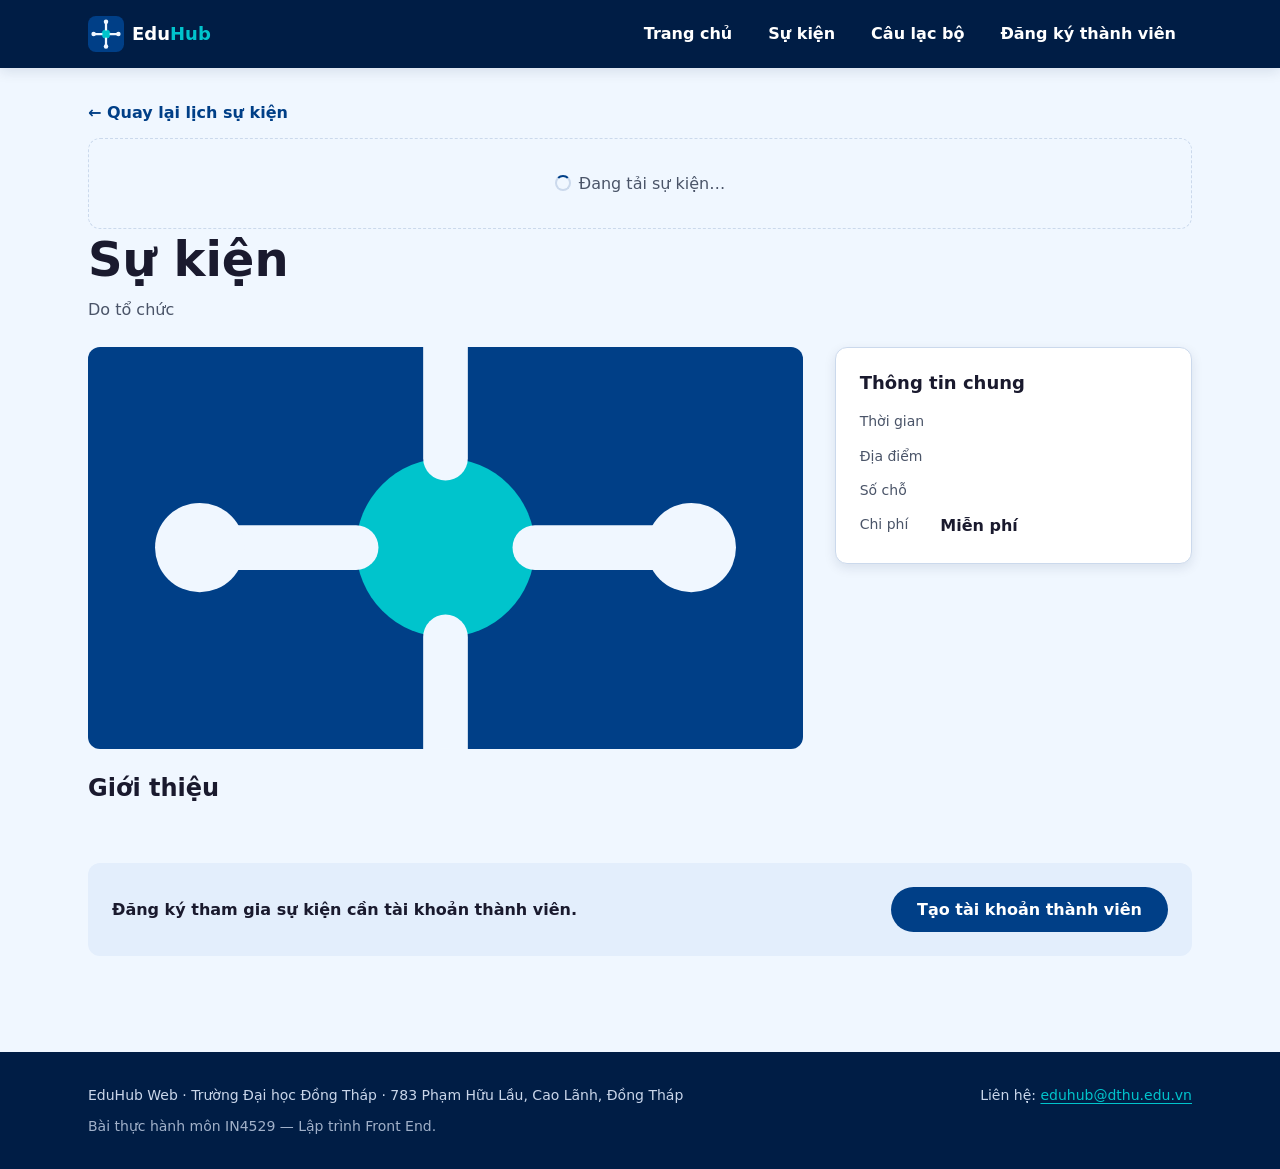
<file: Chuong 3/starter/event-detail.html>
<!DOCTYPE html>
<html lang="vi">
  <head>
    <meta charset="utf-8">
    <meta name="viewport" content="width=device-width, initial-scale=1">
    <title>Chi tiết sự kiện · EduHub Web</title>
    <meta name="description" content="Thời gian, địa điểm, số chỗ còn lại và nội dung sự kiện của câu lạc bộ sinh viên Trường Đại học Đồng Tháp.">
    <!-- Open Graph: thay "ten-tai-khoan" bằng tên tài khoản GitHub sau khi bật GitHub Pages -->
    <meta property="og:type" content="website">
    <meta property="og:site_name" content="EduHub Web">
    <meta property="og:title" content="Chi tiết sự kiện · EduHub Web">
    <meta property="og:description" content="Thời gian, địa điểm, số chỗ còn lại và nội dung sự kiện của câu lạc bộ sinh viên Trường Đại học Đồng Tháp.">
    <meta property="og:url" content="https://ten-tai-khoan.github.io/eduhub-web/event-detail.html">
    <meta property="og:image" content="https://ten-tai-khoan.github.io/eduhub-web/assets/og-image.png">
    <meta property="og:locale" content="vi_VN">
    <meta name="theme-color" content="#001D45">
    <link rel="icon" href="assets/logo.svg" type="image/svg+xml">
    <!-- Ch02: một tệp CSS duy nhất, main.css tự @import các lớp còn lại -->
    <link rel="stylesheet" href="css/main.css">
    <script type="module" src="src/event-detail-page.js"></script>
  </head>
  <body>
    <a class="skip-link" href="#noi-dung">Bỏ qua, đến nội dung chính</a>

    <header class="site-header">
      <div class="container site-header__inner">
        <a class="brand" href="index.html">
          <img class="brand__logo" src="assets/logo.svg" alt="" width="48" height="48">
          <span class="brand__name">Edu<span>Hub</span></span>
        </a>
        <nav class="site-nav" aria-label="Điều hướng chính">
          <ul class="site-nav__list">
          <li><a class="site-nav__link" href="index.html">Trang chủ</a></li>
          <li><a class="site-nav__link" href="events.html">Sự kiện</a></li>
          <li><a class="site-nav__link" href="index.html#cau-lac-bo">Câu lạc bộ</a></li>
          <li><a class="site-nav__link" href="register.html">Đăng ký thành viên</a></li>
          </ul>
        </nav>
      </div>
    </header>

    <main id="noi-dung" class="container page">
      <a class="back-link" href="events.html">← Quay lại lịch sự kiện</a>

      <!-- Hộp trạng thái: "Đang tải…", "Không tìm thấy…" hoặc lỗi kết nối -->
      <div id="detail-status" aria-live="polite">
        <div class="status status--loading" role="status"><p>Đang tải sự kiện…</p></div>
      </div>

      <!-- Khung trang chi tiết. hidden cho tới khi có dữ liệu; JS điền chữ vào các phần tử có data-field -->
      <article id="event-detail" class="detail" hidden>
        <header class="detail__head">
          <p class="card__meta" data-field="meta"></p>
          <h1 data-field="name">Sự kiện</h1>
          <p class="detail__organizer">Do <strong data-field="club"></strong> tổ chức</p>
        </header>

        <img class="detail__media" data-field="image" src="assets/logo.svg" alt="" width="640" height="360">

        <section class="detail__info info-card" aria-labelledby="thong-tin">
          <h2 id="thong-tin">Thông tin chung</h2>
          <dl>
            <dt>Thời gian</dt>
            <dd data-field="time"></dd>
            <dt>Địa điểm</dt>
            <dd data-field="location"></dd>
            <dt>Số chỗ</dt>
            <dd data-field="seats"></dd>
            <dt>Chi phí</dt>
            <dd>Miễn phí</dd>
          </dl>
        </section>

        <section class="detail__content prose" aria-labelledby="gioi-thieu">
          <h2 id="gioi-thieu">Giới thiệu</h2>
          <p data-field="description"></p>
        </section>

        <footer class="detail__foot cta">
          <p data-field="cta">Đăng ký tham gia sự kiện cần tài khoản thành viên.</p>
          <a class="btn btn--primary" href="register.html">Tạo tài khoản thành viên</a>
        </footer>
      </article>
    </main>

    <footer class="site-footer">
      <div class="container site-footer__inner">
        <p>EduHub Web · Trường Đại học Đồng Tháp · 783 Phạm Hữu Lầu, Cao Lãnh, Đồng Tháp</p>
        <p>Liên hệ: <a href="mailto:eduhub@dthu.edu.vn">eduhub@dthu.edu.vn</a></p>
        <p><small>Bài thực hành môn IN4529 — Lập trình Front End.</small></p>
      </div>
    </footer>
  </body>
</html>
</file>
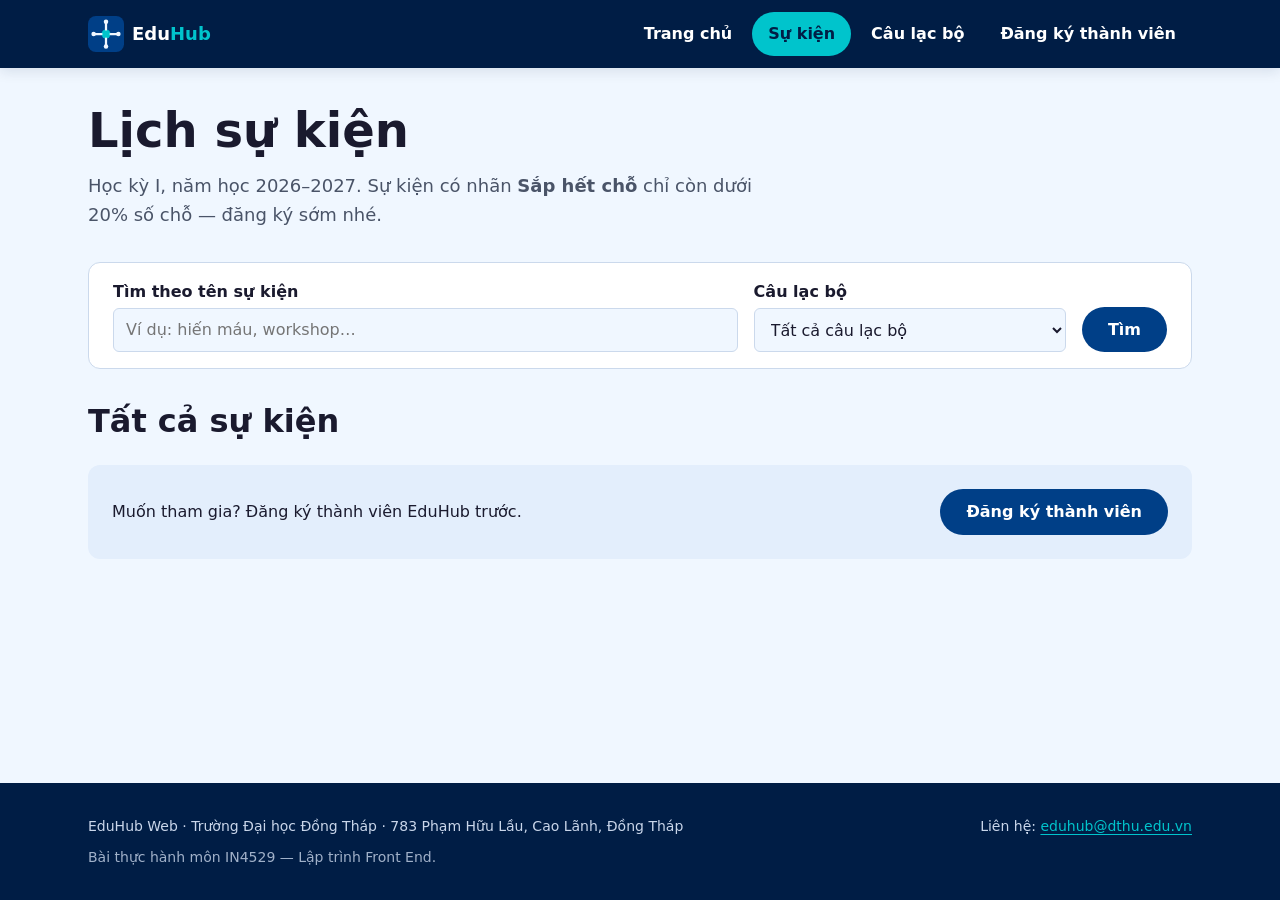
<file: Chuong 3/starter/events.html>
<!DOCTYPE html>
<html lang="vi">
  <head>
    <meta charset="utf-8">
    <meta name="viewport" content="width=device-width, initial-scale=1">
    <title>Lịch sự kiện · EduHub Web</title>
    <meta name="description" content="Lịch các sự kiện sắp tới của câu lạc bộ sinh viên Trường Đại học Đồng Tháp, học kỳ I năm học 2026–2027.">
    <!-- Open Graph: thay "ten-tai-khoan" bằng tên tài khoản GitHub sau khi bật GitHub Pages -->
    <meta property="og:type" content="website">
    <meta property="og:site_name" content="EduHub Web">
    <meta property="og:title" content="Lịch sự kiện · EduHub Web">
    <meta property="og:description" content="Lịch các sự kiện sắp tới của câu lạc bộ sinh viên Trường Đại học Đồng Tháp, học kỳ I năm học 2026–2027.">
    <meta property="og:url" content="https://ten-tai-khoan.github.io/eduhub-web/events.html">
    <meta property="og:image" content="https://ten-tai-khoan.github.io/eduhub-web/assets/og-image.png">
    <meta property="og:locale" content="vi_VN">
    <meta name="theme-color" content="#001D45">
    <link rel="icon" href="assets/logo.svg" type="image/svg+xml">
    <!-- Ch02: một tệp CSS duy nhất, main.css tự @import các lớp còn lại -->
    <link rel="stylesheet" href="css/main.css">
    <!-- type="module": được dùng import/export, tự chạy sau khi HTML đọc xong (như defer) -->
    <script type="module" src="src/events-page.js"></script>
  </head>
  <body>
    <a class="skip-link" href="#noi-dung">Bỏ qua, đến nội dung chính</a>

    <header class="site-header">
      <div class="container site-header__inner">
        <a class="brand" href="index.html">
          <img class="brand__logo" src="assets/logo.svg" alt="" width="48" height="48">
          <span class="brand__name">Edu<span>Hub</span></span>
        </a>
        <nav class="site-nav" aria-label="Điều hướng chính">
          <ul class="site-nav__list">
          <li><a class="site-nav__link" href="index.html">Trang chủ</a></li>
          <li><a class="site-nav__link" href="events.html" aria-current="page">Sự kiện</a></li>
          <li><a class="site-nav__link" href="index.html#cau-lac-bo">Câu lạc bộ</a></li>
          <li><a class="site-nav__link" href="register.html">Đăng ký thành viên</a></li>
          </ul>
        </nav>
      </div>
    </header>

    <main id="noi-dung" class="container page">
      <h1>Lịch sự kiện</h1>
      <p class="page__intro">Học kỳ I, năm học 2026–2027. Sự kiện có nhãn <strong>Sắp hết chỗ</strong> chỉ còn dưới 20% số chỗ — đăng ký sớm nhé.</p>

      <!-- role="search": trình đọc màn hình biết đây là khu tìm kiếm.
           Form vẫn có name=q, name=clubId: nếu JS lỗi, bấm Enter vẫn ra URL ?q=…&clubId=… -->
      <form class="filters" role="search" action="events.html" method="get">
        <p class="field">
          <label for="search">Tìm theo tên sự kiện</label>
          <input id="search" name="q" type="search" placeholder="Ví dụ: hiến máu, workshop…" autocomplete="off">
        </p>
        <p class="field">
          <label for="club-filter">Câu lạc bộ</label>
          <select id="club-filter" name="clubId">
            <option value="">Tất cả câu lạc bộ</option>
          </select>
        </p>
        <!-- Kết quả tự cập nhật khi gõ; nút này cho người dùng bàn phím và khi JS chưa chạy -->
        <p class="filters__actions">
          <button class="btn btn--primary" type="submit">Tìm</button>
        </p>
      </form>

      <section aria-labelledby="danh-sach">
        <div class="section__head">
          <h2 id="danh-sach">Tất cả sự kiện</h2>
          <!-- aria-live: đọc to "Tìm thấy 3 sự kiện" mỗi khi kết quả đổi -->
          <p id="result-count" class="result-count" aria-live="polite"></p>
        </div>
        <!-- Card được tạo bằng JavaScript từ GET /api/events (src/events-page.js) -->
        <div id="event-list" class="card-grid" aria-busy="true">
          <noscript><p>Trang này cần bật JavaScript để tải danh sách sự kiện.</p></noscript>
        </div>
      </section>

      <p class="cta section">
        <span>Muốn tham gia? Đăng ký thành viên EduHub trước.</span>
        <a class="btn btn--primary" href="register.html">Đăng ký thành viên</a>
      </p>
    </main>

    <footer class="site-footer">
      <div class="container site-footer__inner">
        <p>EduHub Web · Trường Đại học Đồng Tháp · 783 Phạm Hữu Lầu, Cao Lãnh, Đồng Tháp</p>
        <p>Liên hệ: <a href="mailto:eduhub@dthu.edu.vn">eduhub@dthu.edu.vn</a></p>
        <p><small>Bài thực hành môn IN4529 — Lập trình Front End.</small></p>
      </div>
    </footer>
  </body>
</html>
</file>
<file: Chuong-02/css/main.css>
/* ==========================================================================
   main.css — tệp duy nhất mà HTML liên kết tới (đã có sẵn <link> trong 4 trang)
   ========================================================================== */

/* TODO(ch2-T2): Khai báo thứ tự lớp cascade, lớp viết SAU sẽ thắng lớp viết TRƯỚC:
     @layer tokens, base, layout, components;
   Sau đó @import 4 tệp vào đúng lớp của nó, ví dụ:
     @import url("tokens.css") layer(tokens);
   Lưu ý: @import phải đứng đầu tệp, chỉ dòng @layer được đứng trước. */
  @layer tokens, base, layout, components;

  @import url("tokens.css") layer(tokens);
  @import url("base.css") layer(base);
  @import url("layout.css") layer(layout);
  @import url("components.css") layer(components);
</file>
<file: Chuong 3/starter/css/main.css>
/* ==========================================================================
   main.css — tệp duy nhất mà HTML liên kết tới
   @layer khai báo thứ tự ưu tiên: lớp viết SAU thắng lớp viết TRƯỚC,
   bất kể specificity của selector. Nhờ vậy components luôn thắng base.
   ========================================================================== */

@layer tokens, base, layout, components;

/* @import phải đứng đầu tệp (chỉ sau dòng @layer ở trên) */
@import url("tokens.css") layer(tokens);
@import url("base.css") layer(base);
@import url("layout.css") layer(layout);
@import url("components.css") layer(components);
</file>
